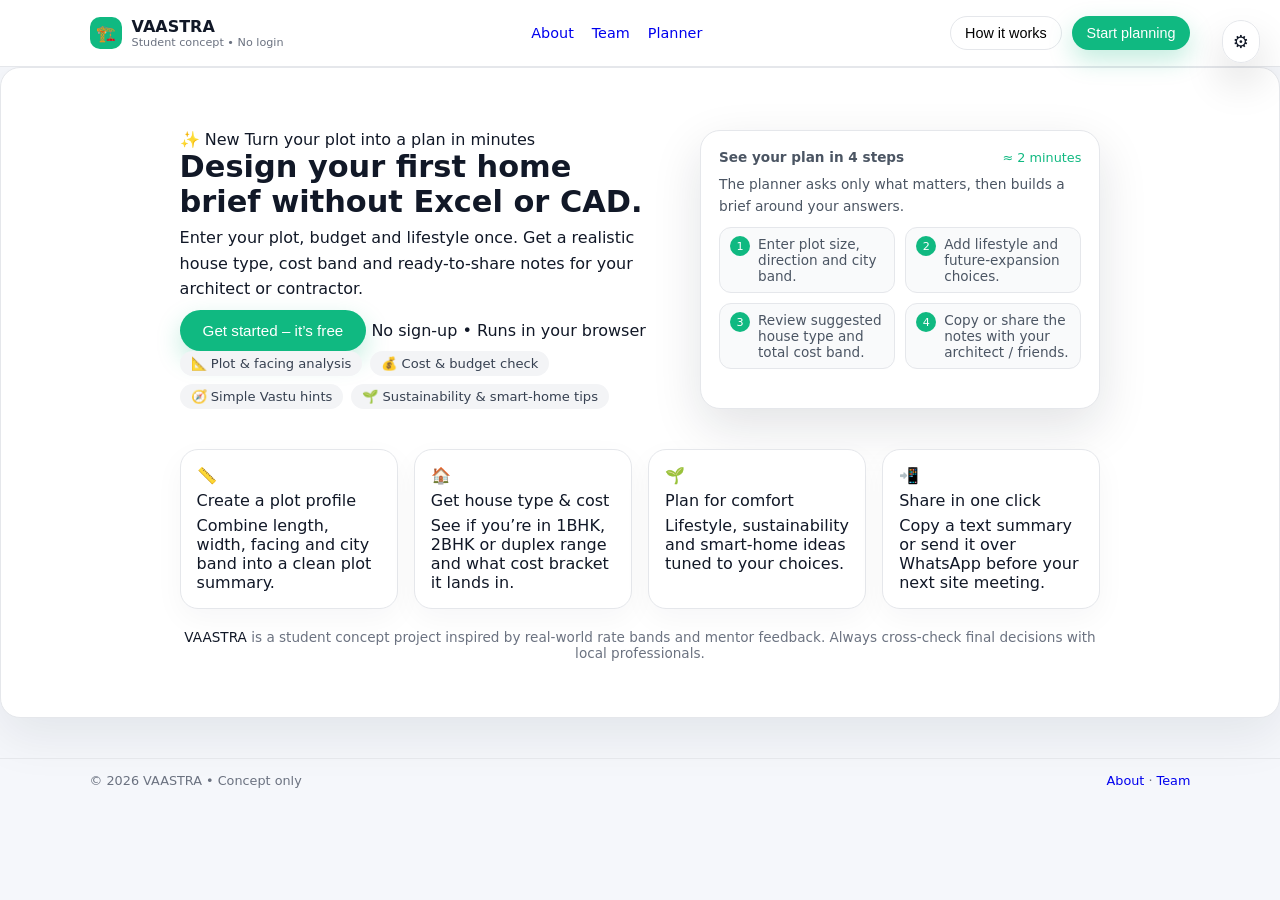
<file: index.html>
<!DOCTYPE html>
<html lang="en">

<head>
  <meta charset="UTF-8">
  <meta name="viewport" content="width=device-width, initial-scale=1.0">
  <title>VAASTRA</title>
  <link rel="stylesheet" href="Style.css">
</head>

<body class="bg-default index-page">

  <!-- ✅ Reusable BG Picker (same as About page) -->
  <div class="bg-picker" id="bgPicker"></div>

<div id="navContainer"></div>

  <div class="index-shell">
    <div class="card">
      <main>
        <section class="hero">
          <div>
            <div class="hero-tag">
              <span>✨ New</span>
              <span>Turn your plot into a plan in minutes</span>
            </div>
            <h1 class="hero-title">
              Design your <span class="underline">first home brief</span> without Excel or CAD.
            </h1>
            <p class="hero-sub">
              Enter your plot, budget and lifestyle once. Get a realistic house type,
              cost band and ready-to-share notes for your architect or contractor.
            </p>
            <div class="hero-cta">
              <button class="btn btn-primary" style="font-size:0.95rem;padding:11px 22px;"
                onclick="window.location.href='plot.html'">
                Get started – it’s free
              </button>
              <span class="hero-note">No sign-up • Runs in your browser</span>
            </div>
            <div class="hero-pills">
              <div class="hero-pill">📐 Plot & facing analysis</div>
              <div class="hero-pill">💰 Cost & budget check</div>
              <div class="hero-pill">🧭 Simple Vastu hints</div>
              <div class="hero-pill">🌱 Sustainability & smart-home tips</div>
            </div>
          </div>

          <aside class="hero-right">
            <div class="hero-right-header">
              <span style="font-weight:600;">See your plan in 4 steps</span>
              <span style="font-size:0.8rem;color:#10b981;">≈ 2 minutes</span>
            </div>
            <p style="font-size:0.86rem;color:#4b5563;margin-bottom:6px;">
              The planner asks only what matters, then builds a brief around your answers.
            </p>
            <div class="hero-steps">
              <div class="step-item">
                <div class="step-number">1</div>
                <div>Enter plot size, direction and city band.</div>
              </div>
              <div class="step-item">
                <div class="step-number">2</div>
                <div>Add lifestyle and future-expansion choices.</div>
              </div>
              <div class="step-item">
                <div class="step-number">3</div>
                <div>Review suggested house type and total cost band.</div>
              </div>
              <div class="step-item">
                <div class="step-number">4</div>
                <div>Copy or share the notes with your architect / friends.</div>
              </div>
            </div>
          </aside>
        </section>

        <section class="features-row">
          <div class="feat-card">
            <div class="feat-icon">📏</div>
            <div class="feat-title">Create a plot profile</div>
            <div class="feat-text">Combine length, width, facing and city band into a clean plot summary.</div>
          </div>
          <div class="feat-card">
            <div class="feat-icon">🏠</div>
            <div class="feat-title">Get house type & cost</div>
            <div class="feat-text">See if you’re in 1BHK, 2BHK or duplex range and what cost bracket it lands in.</div>
          </div>
          <div class="feat-card">
            <div class="feat-icon">🌱</div>
            <div class="feat-title">Plan for comfort</div>
            <div class="feat-text">Lifestyle, sustainability and smart-home ideas tuned to your choices.</div>
          </div>
          <div class="feat-card">
            <div class="feat-icon">📲</div>
            <div class="feat-title">Share in one click</div>
            <div class="feat-text">Copy a text summary or send it over WhatsApp before your next site meeting.</div>
          </div>
        </section>

        <section class="trust-strip">
          <span>VAASTRA</span> is a student concept project inspired by real-world rate bands
          and mentor feedback. Always cross-check final decisions with local professionals.
        </section>
      </main>
    </div>
  </div>

<div id="footerContainer"></div>

  <!-- ✅ External JS -->
  <script src="bg-picker.js"></script>
  <script src="layout.js"></script>

</body>

</html>
</file>
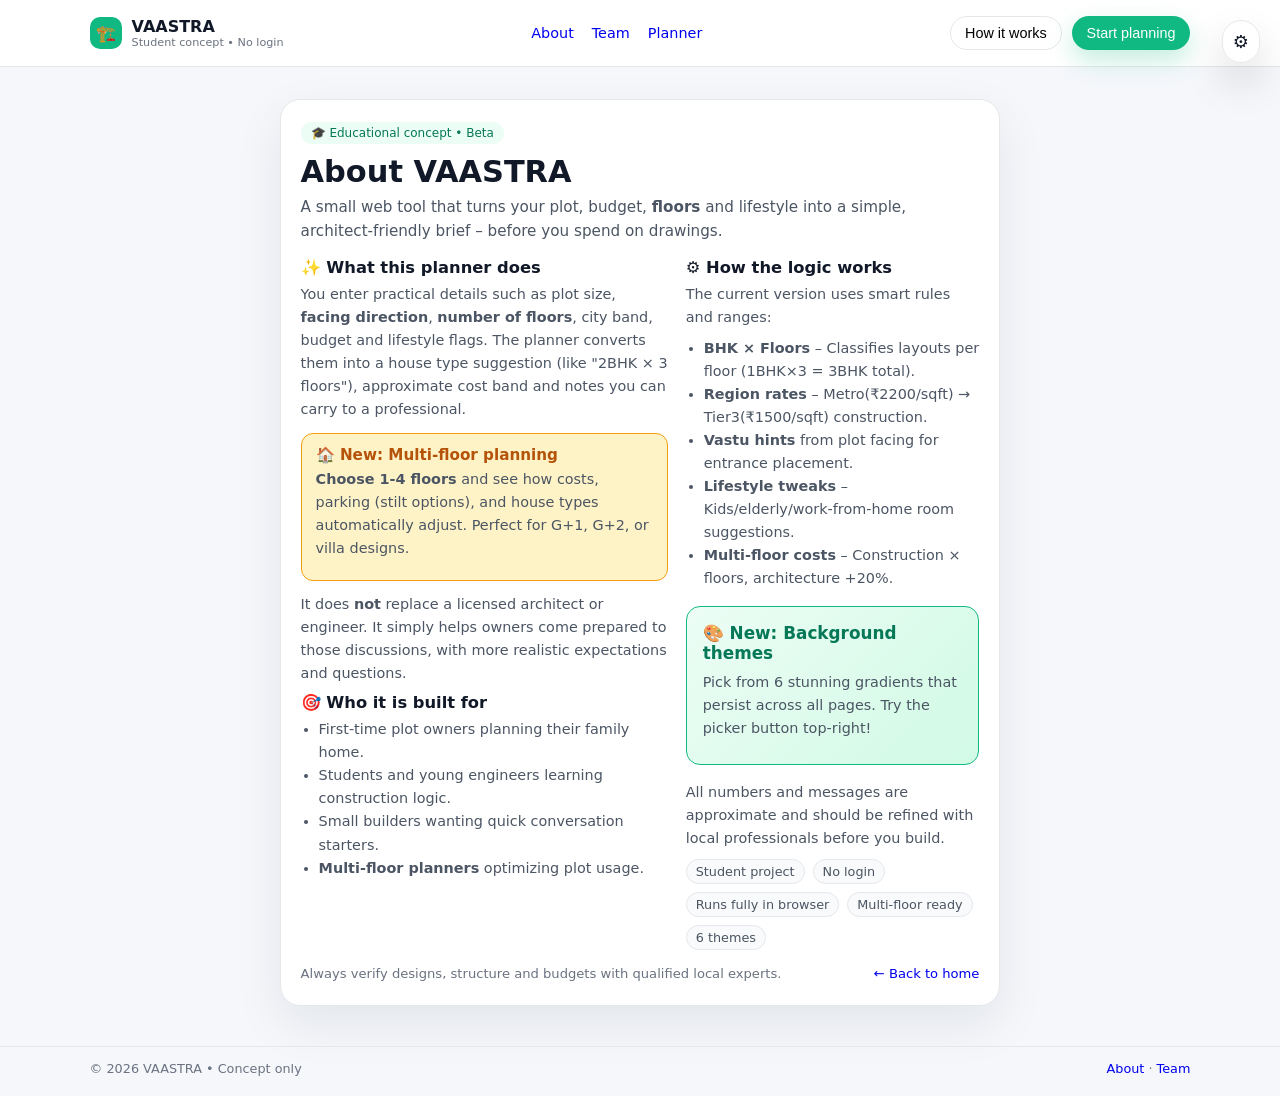
<file: about.html>
<!DOCTYPE html>
<html lang="en">

<head>
  <meta charset="UTF-8">
  <meta name="viewport" content="width=device-width, initial-scale=1.0">
  <title>About – VAASTRA</title>
  <link rel="stylesheet" href="Style.css">
</head>

<body class="bg-default">

  <div id="navContainer"></div>

  <!-- BACKGROUND PICKER -->
  <div class="bg-picker" id="bgPicker"></div>

  <div class="shell">
    <div class="card">
      <div class="badge">🎓 Educational concept • Beta</div>
      <h1>About VAASTRA</h1>
      <p class="sub">
        A small web tool that turns your plot, budget, <strong>floors</strong> and lifestyle into a
        simple, architect‑friendly brief – before you spend on drawings.
      </p>

      <div class="grid">
        <div>
          <h2>✨ What this planner does</h2>
          <p>
            You enter practical details such as plot size, <strong>facing direction</strong>,
            <strong>number of floors</strong>, city band, budget and lifestyle flags. The planner
            converts them into a house type suggestion (like "2BHK × 3 floors"), approximate
            cost band and notes you can carry to a professional.
          </p>

          <div class="floor-feature">
            <h3>🏠 New: Multi-floor planning</h3>
            <p><strong>Choose 1-4 floors</strong> and see how costs, parking (stilt options),
              and house types automatically adjust. Perfect for G+1, G+2, or villa designs.</p>
          </div>

          <p>
            It does <strong>not</strong> replace a licensed architect or engineer. It simply
            helps owners come prepared to those discussions, with more realistic
            expectations and questions.
          </p>

          <h2>🎯 Who it is built for</h2>
          <ul>
            <li>First‑time plot owners planning their family home.</li>
            <li>Students and young engineers learning construction logic.</li>
            <li>Small builders wanting quick conversation starters.</li>
            <li><strong>Multi-floor planners</strong> optimizing plot usage.</li>
          </ul>
        </div>

        <div>
          <h2>⚙️ How the logic works</h2>
          <p>The current version uses smart rules and ranges:</p>
          <ul>
            <li><strong>BHK × Floors</strong> – Classifies layouts per floor (1BHK×3 = 3BHK total).</li>
            <li><strong>Region rates</strong> – Metro(₹2200/sqft) → Tier3(₹1500/sqft) construction.</li>
            <li><strong>Vastu hints</strong> from plot facing for entrance placement.</li>
            <li><strong>Lifestyle tweaks</strong> – Kids/elderly/work-from-home room suggestions.</li>
            <li><strong>Multi-floor costs</strong> – Construction × floors, architecture +20%.</li>
          </ul>

          <div class="highlight-box">
            <h3>🎨 New: Background themes</h3>
            <p>Pick from 6 stunning gradients that persist across all pages.
              Try the picker button top-right!</p>
          </div>

          <p>
            All numbers and messages are approximate and should be refined with local
            professionals before you build.
          </p>

          <div class="tags">
            <div class="tag">Student project</div>
            <div class="tag">No login</div>
            <div class="tag">Runs fully in browser</div>
            <div class="tag">Multi-floor ready</div>
            <div class="tag">6 themes</div>
          </div>
        </div>
      </div>

      <div class="card-footer">
        <span>Always verify designs, structure and budgets with qualified local experts.</span>
        <span><a href="index.html">← Back to home</a></span>
      </div>
    </div>
  </div>

  <div id="footerContainer"></div>

  <script src="bg-picker.js"></script>
  <script src="layout.js"></script>
</body>

</html>
</file>
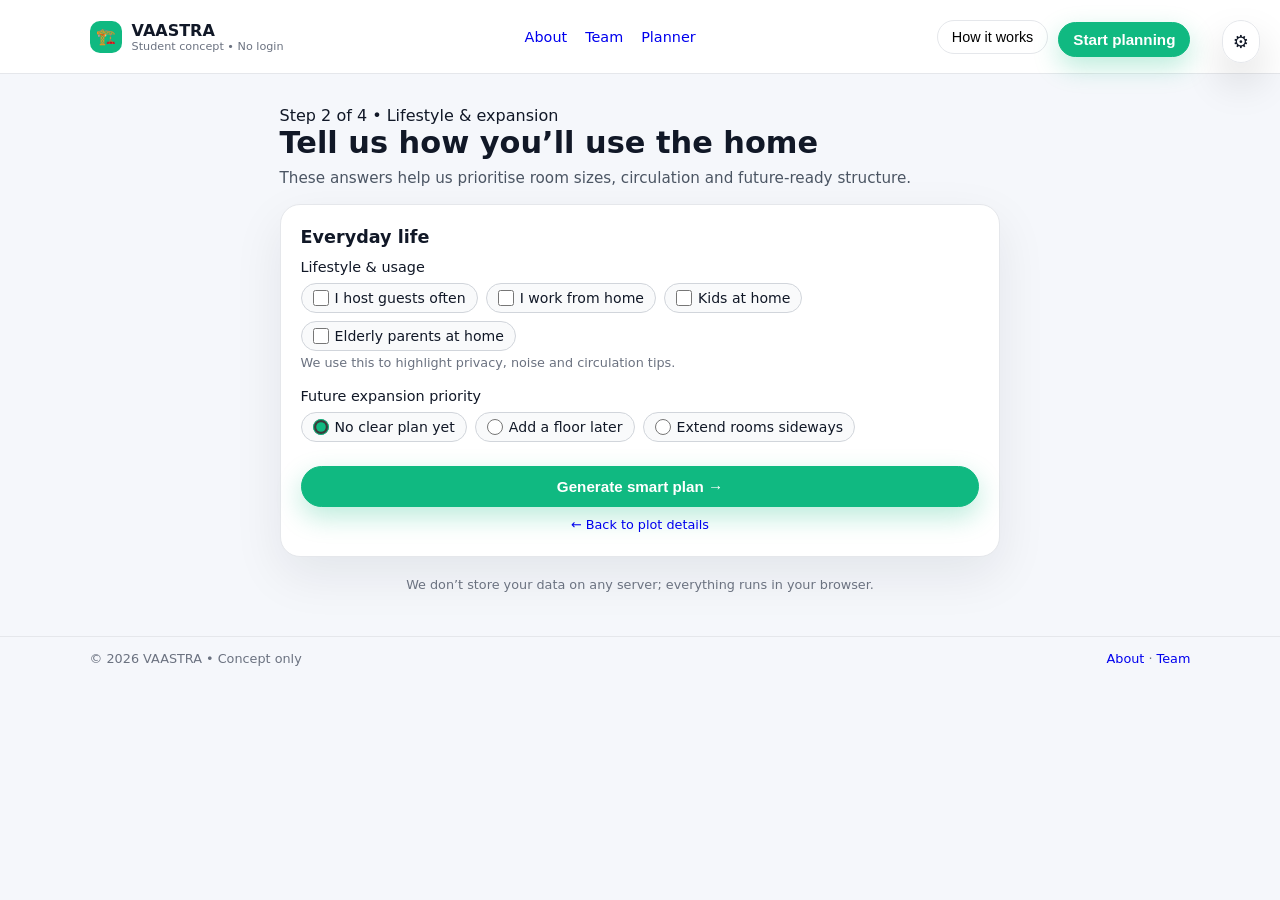
<file: lifestyle.html>
<!DOCTYPE html>
<html lang="en">
<head>
  <meta charset="UTF-8">
  <meta name="viewport" content="width=device-width, initial-scale=1.0">
  <title>Step 2 – Lifestyle | VAASTRA</title>
  
  <link rel="stylesheet" href="Style.css">
  <!-- <style>
    *{margin:0;padding:0;box-sizing:border-box;}
    body{
      font-family:system-ui,-apple-system,"Segoe UI",sans-serif;
      background:#f5f7fb;
      color:#111827;
    }
    a{color:#10b981;text-decoration:none;}
    a:hover{text-decoration:underline;}

    .wrap{
      max-width:900px;
      margin:28px auto 24px;
      padding:0 7vw;
    }
    .head{margin-bottom:14px;}
    .step-tag{
      display:inline-flex;
      align-items:center;
      gap:6px;
      padding:4px 10px;
      border-radius:999px;
      background:#eff6ff;
      color:#1d4ed8;
      font-size:0.75rem;
      margin-bottom:8px;
    }
    h1{font-size:1.8rem;margin-bottom:4px;}
    .sub{font-size:0.9rem;color:#4b5563;}

    .card{
      margin-top:14px;
      background:#ffffff;
      border-radius:20px;
      border:1px solid #e5e7eb;
      box-shadow:0 14px 40px rgba(15,23,42,0.08);
      padding:20px 18px 22px;
    }
    
    
  </style> -->
  <style>
    h2{font-size:1.1rem;margin-bottom:12px;}
    .group{margin-bottom:18px;font-size:0.9rem;}
    label{font-weight:500;}
    .options{
      margin-top:8px;
      display:flex;
      flex-wrap:wrap;
      gap:8px;
    }
    .chip{
      display:inline-flex;
      align-items:center;
      gap:6px;
      padding:6px 11px;
      border-radius:999px;
      border:1px solid #d1d5db;
      background:#f9fafb;
      font-size:0.88rem;
    }
    input[type="checkbox"],
    input[type="radio"]{
      accent-color:#10b981;
      width:16px;
      height:16px;
    }
    .hint{
      margin-top:4px;
      font-size:0.8rem;
      color:#6b7280;
    }
    .btn-primary{
      margin-top:6px;
      width:100%;
      padding:11px 0;
      border-radius:999px;
      border:1px solid #10b981;
      background:#10b981;
      color:#ffffff;
      font-size:0.95rem;
      font-weight:600;
      cursor:pointer;
      box-shadow:0 10px 26px rgba(16,185,129,0.28);
    }
    .btn-primary:hover{background:#0ea371;}
    .footer-line{
      margin-top:10px;
      font-size:0.8rem;
      color:#6b7280;
      text-align:center;
    }
  </style>
</head>
<body>

  <!-- ✅ Reusable BG Picker (same as About page) -->
  <div class="bg-picker" id="bgPicker"></div>

<div id="navContainer"></div>
  <div class="shell">
    <header class="head">
      <div class="step-tag">Step 2 of 4 • Lifestyle & expansion</div>
      <h1>Tell us how you’ll use the home</h1>
      <p class="sub">
        These answers help us prioritise room sizes, circulation and future‑ready structure.
      </p>
    </header>

    <section class="card">
      <h2>Everyday life</h2>
      <form id="lifestyleForm">
        <div class="group">
          <label>Lifestyle & usage</label>
          <div class="options">
            <label class="chip"><input type="checkbox" id="hostGuests"> I host guests often</label>
            <label class="chip"><input type="checkbox" id="workFromHome"> I work from home</label>
            <label class="chip"><input type="checkbox" id="kids"> Kids at home</label>
            <label class="chip"><input type="checkbox" id="elderly"> Elderly parents at home</label>
          </div>
          <div class="hint">We use this to highlight privacy, noise and circulation tips.</div>
        </div>

        <div class="group">
          <label>Future expansion priority</label>
          <div class="options">
            <label class="chip"><input type="radio" name="expansion" value="none" checked> No clear plan yet</label>
            <label class="chip"><input type="radio" name="expansion" value="vertical"> Add a floor later</label>
            <label class="chip"><input type="radio" name="expansion" value="horizontal"> Extend rooms sideways</label>
          </div>
        </div>

        <button id="genBtn" type="submit" class="btn-primary">
          Generate smart plan →
        </button>
      </form>
      <div class="footer-line">
        <a href="plot.html">← Back to plot details</a>
      </div>
    </section>

    <p class="footer-line" style="margin-top:18px;">
      We don’t store your data on any server; everything runs in your browser.
    </p>
  </div>

  <script src="app.js"></script>

<div id="footerContainer"></div>

  <!-- ✅ External JS -->
  <script src="bg-picker.js"></script>
  <script src="layout.js"></script>
</body>
</html>
</file>
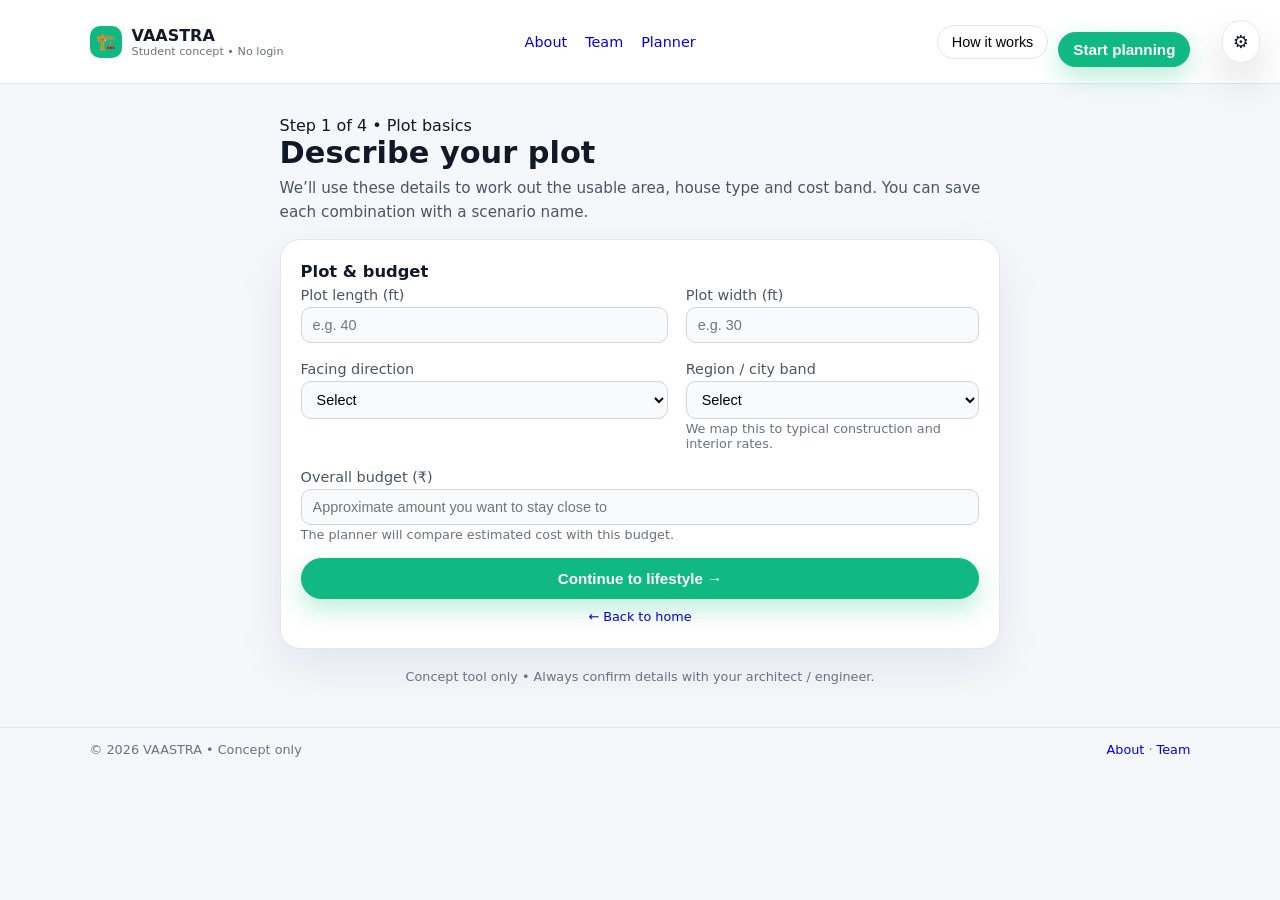
<file: plot.html>
<!DOCTYPE html>
<html lang="en">
<head>
  <meta charset="UTF-8">
  <meta name="viewport" content="width=device-width, initial-scale=1.0">
  <title>Step 1 – Plot Details | VAASTRA</title>
  <link rel="stylesheet" href="Style.css">
  <!-- <style>
    *{margin:0;padding:0;box-sizing:border-box;}
    body{
      font-family:system-ui,-apple-system,"Segoe UI",sans-serif;
      background:#f5f7fb;
      color:#111827;
    }
    a{color:#10b981;text-decoration:none;}
    a:hover{text-decoration:underline;}

    .wrap{
      max-width:900px;
      margin:28px auto 24px;
      padding:0 7vw;
    }
    .head{
      margin-bottom:14px;
    }
    .step-tag{
      display:inline-flex;
      align-items:center;
      gap:6px;
      padding:4px 10px;
      border-radius:999px;
      background:#ecfdf5;
      color:#047857;
      font-size:0.75rem;
      margin-bottom:8px;
    }
    h1{font-size:1.8rem;margin-bottom:4px;}
    .sub{font-size:0.9rem;color:#4b5563;}

    .card{
      margin-top:14px;
      background:#ffffff;
      border-radius:20px;
      border:1px solid #e5e7eb;
      box-shadow:0 14px 40px rgba(15,23,42,0.08);
      padding:20px 18px 22px;
    }
    h2{font-size:1.1rem;margin-bottom:12px;}
    .grid{
      display:grid;
      grid-template-columns:repeat(2,minmax(0,1fr));
      gap:14px 16px;
    }
    .field{
      font-size:0.9rem;
    }
    label{
      display:block;
      margin-bottom:4px;
      font-weight:500;
    }
    input,select{
      width:100%;
      padding:9px 11px;
      border-radius:10px;
      border:1px solid #d1d5db;
      font-size:0.9rem;
      outline:none;
      background:#f9fafb;
    }
    input:focus,select:focus{
      border-color:#10b981;
      box-shadow:0 0 0 1px rgba(16,185,129,0.4);
      background:#ffffff;
    }
    .hint{
      font-size:0.8rem;
      color:#6b7280;
      margin-top:2px;
    }
    .full{grid-column:1 / -1;}
    .btn-primary{
      margin-top:16px;
      width:100%;
      padding:11px 0;
      border-radius:999px;
      border:1px solid #10b981;
      background:#10b981;
      color:#ffffff;
      font-size:0.95rem;
      font-weight:600;
      cursor:pointer;
      box-shadow:0 10px 26px rgba(16,185,129,0.28);
    }
    .btn-primary:hover{background:#0ea371;}
    .footer-line{
      margin-top:10px;
      font-size:0.8rem;
      color:#6b7280;
      text-align:center;
    }
    @media(max-width:720px){
      .grid{grid-template-columns:1fr;}
    }
  </style> -->
  <style>
    label{
      display:block;
      margin-bottom:4px;
      font-weight:500;
    }
    input,select{
      width:100%;
      padding:9px 11px;
      border-radius:10px;
      border:1px solid #d1d5db;
      font-size:0.9rem;
      outline:none;
      background:#f9fafb;
    }
    input:focus,select:focus{
      border-color:#10b981;
      box-shadow:0 0 0 1px rgba(16,185,129,0.4);
      background:#ffffff;
    }
    .hint{
      font-size:0.8rem;
      color:#6b7280;
      margin-top:2px;
    }
    .full{grid-column:1 / -1;}
    .btn-primary{
      margin-top:16px;
      width:100%;
      padding:11px 0;
      border-radius:999px;
      border:1px solid #10b981;
      background:#10b981;
      color:#ffffff;
      font-size:0.95rem;
      font-weight:600;
      cursor:pointer;
      box-shadow:0 10px 26px rgba(16,185,129,0.28);
    }
    .btn-primary:hover{background:#0ea371;}
    .footer-line{
      margin-top:10px;
      font-size:0.8rem;
      color:#6b7280;
      text-align:center;
    }
    @media(max-width:720px){
      .grid{grid-template-columns:1fr;}
    }
  </style>
</head>
<body>

  <!-- ✅ Reusable BG Picker (same as About page) -->
  <div class="bg-picker" id="bgPicker"></div>

<div id="navContainer"></div>
  <div class="shell">
    <header class="head">
      <div class="step-tag">Step 1 of 4 • Plot basics</div>
      <h1>Describe your plot</h1>
      <p class="sub">
        We’ll use these details to work out the usable area, house type and cost band.
        You can save each combination with a scenario name.
      </p>
    </header>

    <section class="card">
      <h2>Plot & budget</h2>
      <form id="plotForm">
        <div class="grid">
          <div class="field">
            <label for="length">Plot length (ft)</label>
            <input id="length" type="number" min="10" max="200" step="0.1" required placeholder="e.g. 40">
          </div>
          <div class="field">
            <label for="width">Plot width (ft)</label>
            <input id="width" type="number" min="10" max="200" step="0.1" required placeholder="e.g. 30">
          </div>

          <div class="field">
            <label for="direction">Facing direction</label>
            <select id="direction" required>
              <option value="">Select</option>
              <option value="East">East (often Vastu‑positive)</option>
              <option value="North">North</option>
              <option value="South">South</option>
              <option value="West">West</option>
            </select>
          </div>
          <div class="field">
            <label for="region">Region / city band</label>
            <select id="region" required>
              <option value="">Select</option>
              <option value="Tier3">Smaller city / Tier‑3</option>
              <option value="Tier2">Tier‑2 city</option>
              <option value="Metro">Metro / Tier‑1</option>
            </select>
            <div class="hint">We map this to typical construction and interior rates.</div>
          </div>

          <div class="field full">
            <label for="budget">Overall budget (₹)</label>
            <input id="budget" type="number" min="000000" max="50000000"
                   placeholder="Approximate amount you want to stay close to" required>
            <div class="hint">The planner will compare estimated cost with this budget.</div>
          </div>
        </div>

        <button type="submit" class="btn-primary">
          Continue to lifestyle →
        </button>
      </form>
      <div class="footer-line">
        <a href="index.html">← Back to home</a>
      </div>
    </section>

    <p class="footer-line" style="margin-top:18px;">
      Concept tool only • Always confirm details with your architect / engineer.
    </p>
  </div>

  <script src="app.js"></script>

<div id="footerContainer"></div>

  <!-- ✅ External JS -->
  <script src="bg-picker.js"></script>
  <script src="layout.js"></script>
</body>
</html>
</file>
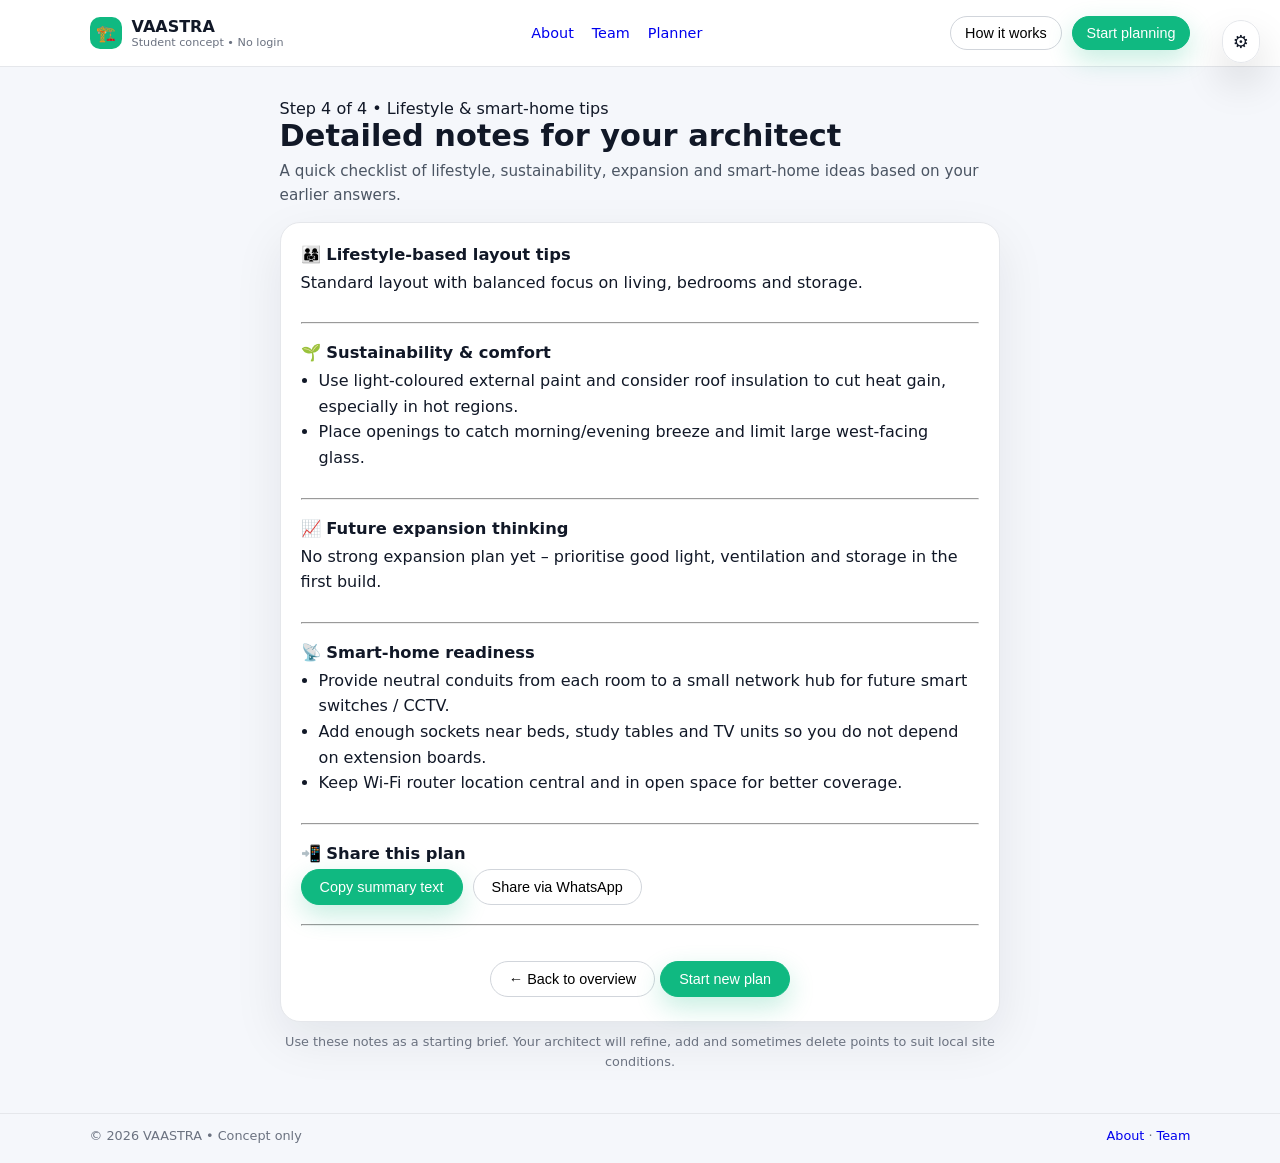
<file: results-bottom.html>
<!DOCTYPE html>
<html lang="en">
<head>
  <meta charset="UTF-8">
  <meta name="viewport" content="width=device-width, initial-scale=1.0">
  <title>Step 4 – Detailed Suggestions | VAASTRA</title>
  <link rel="stylesheet" href="Style.css">
  <!-- <style>
    *{margin:0;padding:0;box-sizing:border-box;}
    body{
      font-family:system-ui,-apple-system,"Segoe UI",sans-serif;
      background:#f5f7fb;
      color:#111827;
    }
    a{color:#10b981;text-decoration:none;}
    a:hover{text-decoration:underline;}

    .wrap{
      max-width:1000px;
      margin:28px auto 24px;
      padding:0 7vw;
    }
    .head{margin-bottom:16px;}
    .step-tag{
      display:inline-flex;
      align-items:center;
      gap:6px;
      padding:4px 10px;
      border-radius:999px;
      background:#fef9c3;
      color:#854d0e;
      font-size:0.75rem;
      margin-bottom:8px;
    }
    h1{font-size:1.9rem;margin-bottom:4px;}
    .sub{font-size:0.9rem;color:#4b5563;}

    .card{
      background:#ffffff;
      border-radius:20px;
      border:1px solid #e5e7eb;
      box-shadow:0 16px 44px rgba(15,23,42,0.1);
      padding:20px 18px 22px;
    }
    .section{
      margin-bottom:14px;
      padding:12px 12px 13px;
      border-radius:14px;
      background:#f9fafb;
      border:1px solid #e5e7eb;
      font-size:0.9rem;
    }
    .section h2{
      font-size:1rem;
      margin-bottom:6px;
    }
    
  </style> -->
  <style>
    p{line-height:1.6;}
    ul{margin-left:18px;line-height:1.6;}
    .share{
      margin-top:6px;
      display:flex;
      flex-wrap:wrap;
      gap:10px;
      align-items:center;
      font-size:0.85rem;
    }
    .btn{
      padding:9px 18px;
      border-radius:999px;
      border:1px solid #d1d5db;
      background:#ffffff;
      font-size:0.9rem;
      cursor:pointer;
    }
    .btn-primary{
      background:#10b981;
      border-color:#10b981;
      color:#ffffff;
      box-shadow:0 10px 26px rgba(16,185,129,0.24);
    }
    .btn-primary:hover{background:#0ea371;}
    .nav-row{
      margin-top:16px;
      text-align:center;
    }
    .note{
      margin-top:10px;
      font-size:0.8rem;
      color:#6b7280;
      text-align:center;
    }
  </style>
</head>
<body>

  <!-- ✅ Reusable BG Picker (same as About page) -->
  <div class="bg-picker" id="bgPicker"></div>

<div id="navContainer"></div>
  <div class="shell">
    <header class="head">
      <div class="step-tag">Step 4 of 4 • Lifestyle & smart‑home tips</div>
      <h1>Detailed notes for your architect</h1>
      <p class="sub">
        A quick checklist of lifestyle, sustainability, expansion and smart‑home ideas
        based on your earlier answers.
      </p>
    </header>

    <section class="card">
      <div class="section" id="lifestyleSummarySection">
        <h2>👨‍👩‍👧 Lifestyle‑based layout tips</h2>
        <p id="lifestyleSummaryText"></p>
      </div>

      <br><hr><br>

      <div class="section" id="sustainabilitySection">
        <h2>🌱 Sustainability & comfort</h2>
        <ul id="sustainabilityList"></ul>
      </div>

      <br><hr><br>

      <div class="section" id="expansionSection">
        <h2>📈 Future expansion thinking</h2>
        <p id="expansionText"></p>
      </div>

      <br><hr><br>

      <div class="section" id="smartHomeSection">
        <h2>📡 Smart‑home readiness</h2>
        <ul id="smartHomeList"></ul>
      </div>

      <br><hr><br>

      <div class="section">
        <h2>📲 Share this plan</h2>
        <div class="share">
          <button class="btn btn-primary" id="copySummaryBtn">Copy summary text</button>
          <a id="waShare" target="_blank" style="text-decoration:none;">
            <button class="btn" type="button">Share via WhatsApp</button>
          </a>
          <span id="copyStatus"></span>
        </div>
      </div>

      <br><hr><br>

      <div class="nav-row">
        <button class="btn" id="backToTopPage">← Back to overview</button>
        <button class="btn btn-primary" id="restartAll">Start new plan</button>
      </div>
    </section>

    <p class="note">
      Use these notes as a starting brief. Your architect will refine, add and
      sometimes delete points to suit local site conditions.
    </p>
  </div>

  <script src="app.js"></script>

<div id="footerContainer"></div>

  <!-- ✅ External JS -->
  <script src="bg-picker.js"></script>
  <script src="layout.js"></script>
</body>
</html>
</file>
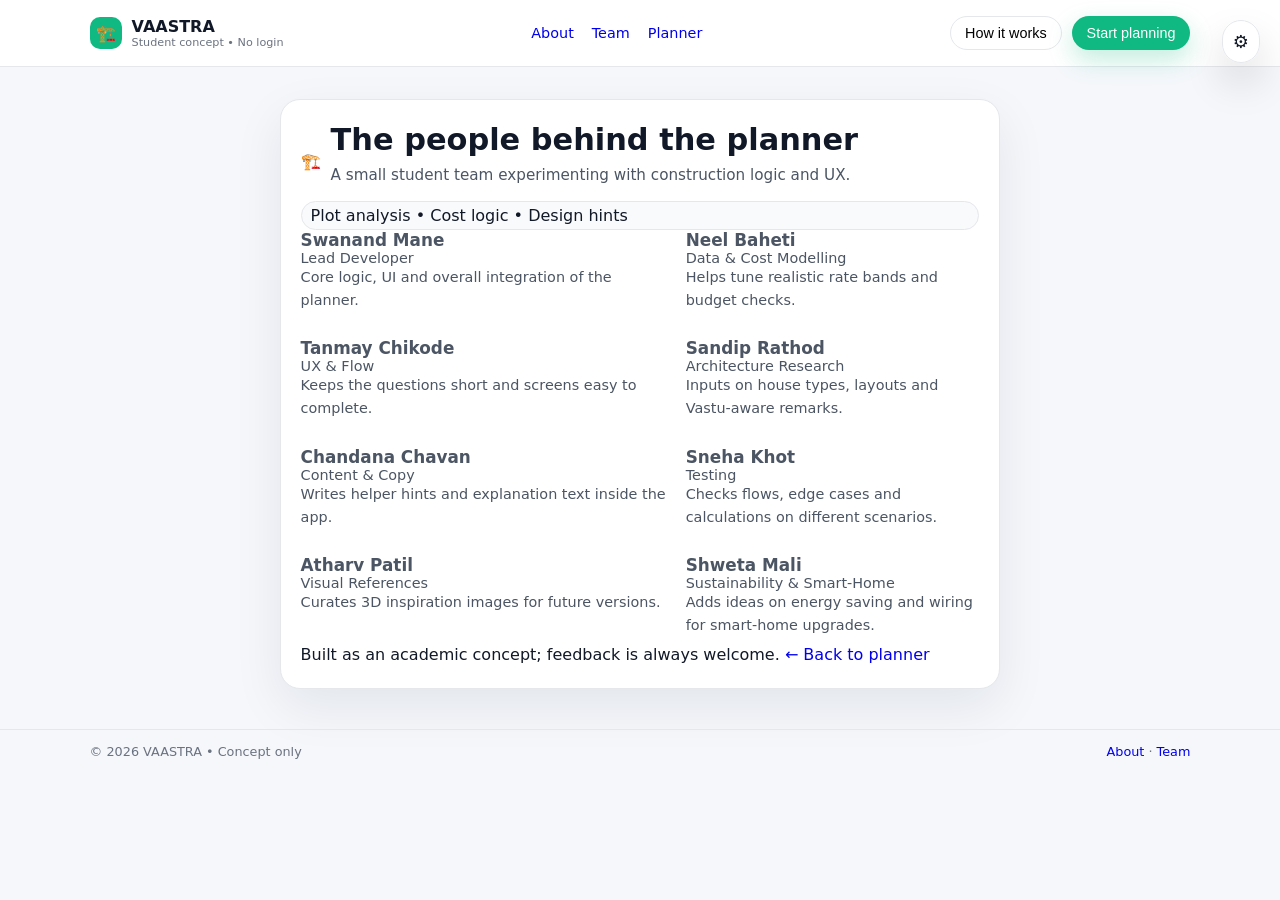
<file: team.html>
<!DOCTYPE html>
<html lang="en">
<head>
  <meta charset="UTF-8">
  <meta name="viewport" content="width=device-width, initial-scale=1.0">
  <title>Team – VAASTRA</title>
  <link rel="stylesheet" href="Style.css">
  <!-- <style>
    *{margin:0;padding:0;box-sizing:border-box;}
    body{
      font-family:system-ui,-apple-system,"Segoe UI",sans-serif;
      background:#f5f7fb;
      color:#111827;
    }
    a{color:#10b981;text-decoration:none;}
    a:hover{text-decoration:underline;}

    .wrap{
      max-width:900px;
      margin:32px auto 24px;
      padding:0 7vw;
    }
    .card{
      background:#ffffff;
      border-radius:20px;
      border:1px solid #e5e7eb;
      box-shadow:0 16px 44px rgba(15,23,42,0.1);
      padding:22px 20px 22px;
    }
    .top{
      display:flex;
      justify-content:space-between;
      align-items:flex-start;
      gap:12px;
      margin-bottom:16px;
    }
    .logo{
      width:42px;
      height:42px;
      border-radius:14px;
      background:#10b981;
      display:flex;
      align-items:center;
      justify-content:center;
      color:#ffffff;
      font-size:22px;
      flex-shrink:0;
    }
    h1{font-size:1.7rem;margin-bottom:4px;}
    .sub{font-size:0.9rem;color:#4b5563;}
    .tag{
      padding:6px 12px;
      border-radius:999px;
      background:#ecfdf5;
      color:#047857;
      font-size:0.8rem;
    }
    .grid{
      margin-top:8px;
      display:grid;
      grid-template-columns:repeat(auto-fit,minmax(180px,1fr));
      gap:12px;
      font-size:0.86rem;
    }
    .member{
      background:#f9fafb;
      border-radius:14px;
      border:1px solid #e5e7eb;
      padding:10px 11px 11px;
    }
    .member h3{font-size:0.98rem;margin-bottom:2px;}
    .role{font-size:0.8rem;color:#6b7280;margin-bottom:3px;}
    .line{font-size:0.82rem;color:#4b5563;}
    .footer{
      margin-top:16px;
      display:flex;
      justify-content:space-between;
      align-items:center;
      font-size:0.8rem;
      color:#6b7280;
      flex-wrap:wrap;
      gap:8px;
    }
    @media(max-width:640px){
      .top{flex-direction:column;}
    }
  </style> -->
</head>
<body>

  <!-- ✅ Reusable BG Picker (same as About page) -->
  <div class="bg-picker" id="bgPicker"></div>

<div id="navContainer"></div>
  <div class="shell">
    <div class="card">
      <div class="top">
        <div style="display:flex;gap:10px;align-items:center;">
          <div class="logo">🏗️</div>
          <div>
            <h1>The people behind the planner</h1>
            <p class="sub">A small student team experimenting with construction logic and UX.</p>
          </div>
        </div>
        <div class="tag">Plot analysis • Cost logic • Design hints</div>
      </div>

      <div class="grid">
        <div class="member">
          <h3>Swanand Mane</h3>
          <div class="role">Lead Developer</div>
          <p class="line">Core logic, UI and overall integration of the planner.</p>
        </div>
        <div class="member">
          <h3>Neel Baheti</h3>
          <div class="role">Data & Cost Modelling</div>
          <p class="line">Helps tune realistic rate bands and budget checks.</p>
        </div>
        <div class="member">
          <h3>Tanmay Chikode</h3>
          <div class="role">UX & Flow</div>
          <p class="line">Keeps the questions short and screens easy to complete.</p>
        </div>
        <div class="member">
          <h3>Sandip Rathod</h3>
          <div class="role">Architecture Research</div>
          <p class="line">Inputs on house types, layouts and Vastu‑aware remarks.</p>
        </div>
        <div class="member">
          <h3>Chandana Chavan</h3>
          <div class="role">Content & Copy</div>
          <p class="line">Writes helper hints and explanation text inside the app.</p>
        </div>
        <div class="member">
          <h3>Sneha Khot</h3>
          <div class="role">Testing</div>
          <p class="line">Checks flows, edge cases and calculations on different scenarios.</p>
        </div>
        <div class="member">
          <h3>Atharv Patil</h3>
          <div class="role">Visual References</div>
          <p class="line">Curates 3D inspiration images for future versions.</p>
        </div>
        <div class="member">
          <h3>Shweta Mali</h3>
          <div class="role">Sustainability & Smart‑Home</div>
          <p class="line">Adds ideas on energy saving and wiring for smart‑home upgrades.</p>
        </div>
      </div>

      <div class="footer">
        <span>Built as an academic concept; feedback is always welcome.</span>
        <span><a href="index.html">← Back to planner</a></span>
      </div>
    </div>
  </div>

<div id="footerContainer"></div>

  <!-- ✅ External JS -->
  <script src="bg-picker.js"></script>
  <script src="layout.js"></script>
</body>
</html>
</file>
<file: Style.css>
/* RESET */
* {
  margin: 0;
  padding: 0;
  box-sizing: border-box;
}

/* BASE */
body {
  font-family: system-ui, -apple-system, BlinkMacSystemFont, "Segoe UI", sans-serif;
  color: #111827;
  background: #f5f7fb;
}

a {
  text-decoration: none;
}

a:hover {
  text-decoration: underline;
}

/* ========================= */
/* BACKGROUND PICKER */
/* ========================= */
.bg-picker {
  position: fixed;
  top: 20px;
  right: 20px;
  z-index: 100;
  background: rgba(255,255,255,0.9); /* improved */
  backdrop-filter: blur(12px);
  border-radius: 50px;
  border: 1px solid #e5e7eb;
  padding: 10px;
  box-shadow: 0 20px 40px rgba(0, 0, 0, 0.15);
  cursor: pointer;
}

.bg-icon {
  font-size: 18px;
  text-align: center;
}

.bg-options {
  position: absolute;
  top: 50px;
  right: 0;
  display: flex;
  gap: 6px;
  flex-wrap: wrap;
  background: rgba(255, 255, 255, 0.95);
  padding: 10px;
  border-radius: 12px;
  border: 1px solid #e5e7eb;
  box-shadow: 0 15px 30px rgba(0, 0, 0, 0.12);

  opacity: 0;
  transform: translateY(-5px);
  pointer-events: none;
  transition: all 0.25s ease;
}

/* hover (desktop) */
.bg-picker:hover .bg-options {
  opacity: 1;
  pointer-events: auto;
}

/* click (mobile) */
.bg-picker.open .bg-options {
  opacity: 1;
  pointer-events: auto;
}

.bg-swatch {
  width: 32px;
  height: 32px;
  border-radius: 8px;
  cursor: pointer;
  border: 2px solid transparent;
  margin: 4px;
  transition: all 0.2s;
}

.bg-swatch.active {
  border-color: #10b981;
  box-shadow: 0 0 0 2px rgba(16, 185, 129, 0.3);
}

/* BACKGROUNDS */
body.bg-default { background: #f5f7fb; }
body.bg-modern { background: linear-gradient(135deg, #667eea, #764ba2); }
body.bg-sunset { background: linear-gradient(135deg, #f093fb, #f5576c); }
body.bg-ocean { background: linear-gradient(135deg, #4facfe, #00f2fe); }
body.bg-forest { background: linear-gradient(135deg, #43e97b, #38f9d7); }
body.bg-golden { background: linear-gradient(135deg, #fa709a, #fee140); }

/* ========================= */
/* NAV */
/* ========================= */
.nav {
  display:flex;
  align-items:center;
  justify-content:space-between;
  padding:16px 7vw;
  background:#ffffff;
  border-bottom:1px solid #e5e7eb;
  position:sticky;
  top:0;
  z-index:20;
}

.nav-left { display:flex; align-items:center; gap:10px; }

.nav-logo {
  width:32px;
  height:32px;
  border-radius:10px;
  background:#10b981;
  display:flex;
  align-items:center;
  justify-content:center;
  color:#fff;
}

.nav-title { font-weight:600; }

.nav-links {
  display:flex;
  gap:18px;
  font-size:0.9rem;
  color:#4b5563;
}

.nav-links a:hover { color:#111827; }

.nav-right { display:flex; gap:10px; }

/* BUTTONS */
.btn {
  border-radius:999px;
  padding:8px 16px;
  font-size:0.9rem;
  cursor:pointer;
  border:1px solid transparent;
}

.btn-outline {
  border-color:#e5e7eb;
  background:#fff;
}

.btn-primary {
  background:#10b981;
  color:#fff;
  box-shadow:0 10px 25px rgba(16,185,129,0.25);
}

.nav-right {
  display: flex;
  gap: 10px;
  align-items: center;
}

.nav-right .btn {
  white-space: nowrap;
  padding: 8px 14px;
}

@media (max-width: 768px) {
  .nav-right .btn {
    font-size: 0.8rem;
    padding: 6px 10px;
  }
}

/* ========================= */
/* HERO */
/* ========================= */
.hero {
  max-width:1100px;
  margin:40px auto;
  padding:0 7vw;
  display:grid;
  grid-template-columns:3fr 2.5fr;
  gap:40px;
}

/* ========================= */
/* CARDS */
/* ========================= */
.features-row {
  max-width:1100px;
  margin:20px auto;
  padding:0 7vw;
  display:grid;
  grid-template-columns:repeat(4,1fr);
  gap:16px;
}

.feat-card {
  background:#fff;
  border-radius:18px;
  padding:16px;
  border:1px solid #e5e7eb;
}

/* ========================= */
/* RESPONSIVE */
/* ========================= */
@media (max-width:900px) {
  .hero { grid-template-columns:1fr; }
  .features-row { grid-template-columns:repeat(2,1fr); }
}

@media (max-width:480px) {
  .features-row { grid-template-columns:1fr; }
}
/* ========================= */
/* SHARED CARD LAYOUT (ALL PAGES) */
/* ========================= */

.shell {
  max-width: 900px;
  margin: 32px auto;
  padding: 0 7vw;
}

/* Card footer (inside cards like About page) */
.card-footer {
  margin-top: 16px;
  display: flex;
  justify-content: space-between;
  align-items: center;
  font-size: 0.82rem;
  color: #6b7280;
  flex-wrap: wrap;
  gap: 8px;
}

.card {
  background: #ffffff;
  border-radius: 20px;
  border: 1px solid #e5e7eb;
  box-shadow: 0 18px 50px rgba(15, 23, 42, 0.08);
  padding: 22px 20px 24px;
}

/* HEADINGS */
h1 {
  font-size: 1.9rem;
  margin-bottom: 6px;
}

h2 {
  font-size: 1.02rem;
  margin-bottom: 6px;
  color: #111827;
}

/* TEXT */
p {
  margin-bottom: 8px;
  line-height: 1.6;
}

ul {
  margin-left: 18px;
  line-height: 1.6;
  margin-bottom: 8px;
}

/* BADGE */
.badge {
  display: inline-flex;
  align-items: center;
  gap: 6px;
  padding: 4px 10px;
  border-radius: 999px;
  background: #ecfdf5;
  color: #047857;
  font-size: 0.75rem;
  margin-bottom: 10px;
}

/* SUBTEXT */
.sub {
  font-size: 0.95rem;
  color: #4b5563;
  margin-bottom: 14px;
}

/* GRID (ABOUT PAGE) */
.grid {
  display: grid;
  grid-template-columns: minmax(0, 3fr) minmax(0, 2.4fr);
  gap: 18px;
  font-size: 0.9rem;
  color: #4b5563;
}

/* TAGS */
.tags {
  margin-top: 8px;
  display: flex;
  flex-wrap: wrap;
  gap: 8px;
  font-size: 0.8rem;
}

.tag {
  padding: 4px 9px;
  border-radius: 999px;
  border: 1px solid #e5e7eb;
  background: #f9fafb;
}

/* FEATURE BOXES */
.floor-feature {
  background: #fef3c7;
  border: 1px solid #f59e0b;
  border-radius: 12px;
  padding: 12px 14px;
  margin: 12px 0;
}

.floor-feature h3 {
  color: #b45309;
  font-size: 0.95rem;
  margin-bottom: 4px;
}

.highlight-box {
  background: linear-gradient(135deg, #ecfdf5, #d1fae5);
  border: 1px solid #10b981;
  border-radius: 14px;
  padding: 16px;
  margin: 16px 0;
}

.highlight-box h3 {
  color: #047857;
  margin-bottom: 8px;
}

/* FOOTER */
footer.footer {
  border-top: 1px solid #e5e7eb;
  padding: 14px 7vw 20px;
  margin-top: 40px;
  display: flex;
  justify-content: space-between;
  align-items: center;
  flex-wrap: wrap;
  font-size: 0.8rem;
  color: #6b7280;
}

/* RESPONSIVE */
@media (max-width: 800px) {
  .grid {
    grid-template-columns: 1fr;
  }
}

/* ========================= */
/* INDEX PAGE WIDER LAYOUT */
/* ========================= */

.index-page .index-shell {
  max-width: 90%;
}

.index-page .hero,
.index-page .features-row,
.index-page .trust-strip {
  max-width: 90%;
}

/* Optional: better large screen spacing */
@media (min-width: 1400px) {
  .index-page .index-shell,
  .index-page .hero,
  .index-page .features-row,
  .index-page .trust-strip {
    max-width: 1200px;
  }
}
.hero-pills {
  display: flex;
  flex-wrap: wrap;
  gap: 8px;
  font-size: 0.82rem;
  color: #374151;
}

.hero-pill {
  padding: 5px 11px;
  border-radius: 999px;
  background: #f3f4f6;
  display: inline-flex;
  align-items: center;
  gap: 6px;
}
.hero-right {
  background: #ffffff;
  border-radius: 20px;
  box-shadow: 0 18px 50px rgba(15, 23, 42, 0.12);
  padding: 18px 18px 16px;
  border: 1px solid #e5e7eb;
}

.hero-right-header {
  display: flex;
  justify-content: space-between;
  align-items: center;
  margin-bottom: 8px;
  font-size: 0.85rem;
  color: #4b5563;
}
.hero-steps {
  display: grid;
  grid-template-columns: repeat(2, minmax(0, 1fr));
  gap: 10px;
  margin-top: 10px;
  font-size: 0.85rem;
  color: #4b5563;
}

.step-item {
  padding: 8px 10px;
  border-radius: 12px;
  background: #f9fafb;
  border: 1px solid #e5e7eb;
  display: flex;
  gap: 8px;
}

.step-number {
  width: 20px;
  height: 20px;
  border-radius: 999px;
  background: #10b981;
  color: #ffffff;
  font-size: 0.7rem;
  display: flex;
  align-items: center;
  justify-content: center;
  flex-shrink: 0;
}
.feat-card {
  background: #ffffff;
  border-radius: 18px;
  padding: 16px;
  border: 1px solid #e5e7eb;
  box-shadow: 0 10px 30px rgba(15, 23, 42, 0.04);
  display: flex;
  flex-direction: column;
  gap: 6px;
}


    .trust-strip {
      max-width: 1100px;
      margin: 0 auto 32px;
      padding: 0 7vw;
      font-size: 0.85rem;
      color: #6b7280;
      text-align: center;
    }

    .trust-strip span {
      color: #111827;
      font-weight: 500;
    }
</file>
